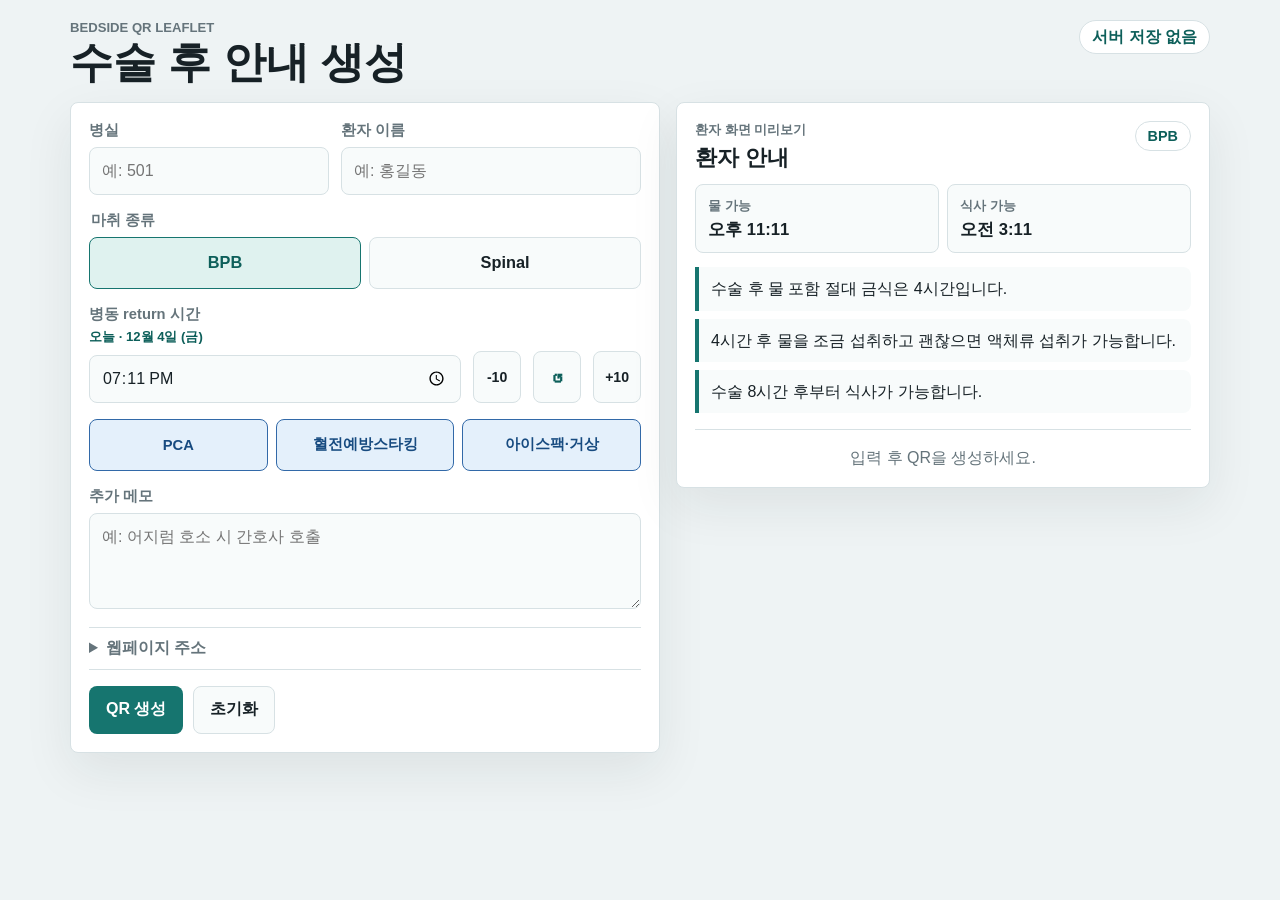
<file: index.html>
<!doctype html>
<html lang="ko">
  <head>
    <meta charset="utf-8" />
    <meta name="viewport" content="width=device-width, initial-scale=1" />
    <title>수술 후 안내 QR</title>
    <link rel="stylesheet" href="./styles.css?v=6" />
  </head>
  <body>
    <main class="app-shell">
      <section id="nurseView" class="screen" aria-labelledby="nurseTitle">
        <header class="topbar">
          <div>
            <p class="eyebrow">Bedside QR leaflet</p>
            <h1 id="nurseTitle">수술 후 안내 생성</h1>
          </div>
          <span class="mode-pill">서버 저장 없음</span>
        </header>

        <form id="leafletForm" class="nurse-grid" autocomplete="off">
          <section class="panel input-panel" aria-label="환자 안내 입력">
            <div class="field-row two">
              <label>
                <span>병실</span>
                <input id="roomInput" name="room" type="text" inputmode="text" placeholder="예: 501" maxlength="12" />
              </label>
              <label>
                <span>환자 이름</span>
                <input id="nameInput" name="patientName" type="text" placeholder="예: 홍길동" maxlength="16" />
              </label>
            </div>

            <fieldset class="field-set">
              <legend>마취 종류</legend>
              <div class="segmented" role="radiogroup" aria-label="마취 종류 선택">
                <label>
                  <input type="radio" name="anesthesia" value="bpb" checked />
                  <span>BPB</span>
                </label>
                <label>
                  <input type="radio" name="anesthesia" value="spinal" />
                  <span>Spinal</span>
                </label>
              </div>
            </fieldset>

            <div class="field-row time-row">
              <label>
                <span>병동 return 시간</span>
                <strong id="returnDateLabel" class="return-date-label"></strong>
                <input id="returnInput" name="returnTime" type="time" step="300" required />
              </label>
              <button class="time-step-button" type="button" data-time-adjust="-10" aria-label="10분 앞추기">-10</button>
              <button id="nowButton" class="icon-button" type="button" title="현재 시간 입력" aria-label="현재 시간 입력">
                <span aria-hidden="true">↺</span>
              </button>
              <button class="time-step-button" type="button" data-time-adjust="10" aria-label="10분 늦추기">+10</button>
            </div>

            <section class="option-band" aria-label="포함할 안내">
              <label class="check-option">
                <input id="pcaInput" type="checkbox" checked />
                <span>PCA</span>
              </label>
              <label class="check-option">
                <input id="stockingInput" type="checkbox" checked />
                <span>혈전예방스타킹</span>
              </label>
              <label class="check-option">
                <input id="iceInput" type="checkbox" checked />
                <span>아이스팩·거상</span>
              </label>
            </section>

            <label class="memo-field">
              <span>추가 메모</span>
              <textarea id="memoInput" rows="3" maxlength="80" placeholder="예: 어지럼 호소 시 간호사 호출"></textarea>
            </label>

            <details class="settings-box">
              <summary>웹페이지 주소</summary>
              <label>
                <span>QR에 들어갈 기본 주소</span>
                <input id="baseUrlInput" type="url" />
              </label>
            </details>

            <div class="action-row">
              <button id="generateButton" class="primary-button" type="submit">QR 생성</button>
              <button id="resetButton" class="secondary-button" type="button">초기화</button>
            </div>
          </section>

          <aside class="panel preview-panel" aria-label="안내 미리보기">
            <div class="preview-head">
              <div>
                <p class="eyebrow">환자 화면 미리보기</p>
                <h2 id="previewName">환자 안내</h2>
              </div>
              <span id="previewAnesthesia" class="small-pill">BPB</span>
            </div>

            <div id="previewTimeSummary" class="time-summary">
              <div>
                <span>물 가능</span>
                <strong id="previewWater">-</strong>
              </div>
              <div>
                <span>식사 가능</span>
                <strong id="previewMeal">-</strong>
              </div>
              <div id="previewRaisePanel" class="is-hidden">
                <span>상체 거상 가능</span>
                <strong id="previewRaise">-</strong>
              </div>
            </div>

            <ul id="previewBullets" class="preview-list"></ul>

            <div id="qrResult" class="qr-result is-empty">
              <div class="qr-box">
                <canvas id="qrCanvas" width="300" height="300" aria-label="환자 안내 QR code"></canvas>
              </div>
              <p id="qrStatus">입력 후 QR을 생성하세요.</p>
              <a id="patientLink" href="#" target="_blank" rel="noopener">환자용 페이지 열기</a>
              <div class="qr-actions">
                <button id="copyLinkButton" class="secondary-button" type="button">링크 복사</button>
                <button id="downloadQrButton" class="secondary-button" type="button">QR 저장</button>
              </div>
            </div>
          </aside>
        </form>

        <section id="nurseChecklistSection" class="panel nurse-checklist is-hidden" aria-labelledby="nurseChecklistTitle">
          <header class="checklist-header">
            <div>
              <p class="eyebrow">Postoperative nursing checklist</p>
              <h2 id="nurseChecklistTitle">수술 후 간호사용 기록</h2>
            </div>
            <span id="checklistAnesthesia" class="small-pill">BPB</span>
          </header>

          <form id="nurseChecklistForm" autocomplete="off">
            <div class="checklist-patient">
              <div><span>병실</span><strong id="checklistRoom">-</strong></div>
              <div><span>환자 이름</span><strong id="checklistName">-</strong></div>
              <div><span>병동 도착</span><strong id="checklistReturnTime">-</strong></div>
            </div>

            <fieldset class="checklist-group">
              <legend>V/S &amp; BST</legend>
              <div class="vital-grid">
                <label><span>SBP</span><input id="vsSbp" type="number" inputmode="numeric" min="0" max="300" placeholder="mmHg" /></label>
                <label><span>DBP</span><input id="vsDbp" type="number" inputmode="numeric" min="0" max="200" placeholder="mmHg" /></label>
                <label><span>PR</span><input id="vsPulse" type="number" inputmode="numeric" min="0" max="250" placeholder="/min" /></label>
                <label><span>RR</span><input id="vsRespiration" type="number" inputmode="numeric" min="0" max="100" placeholder="/min" /></label>
                <label><span>BT</span><input id="vsTemperature" type="number" inputmode="decimal" min="30" max="45" step="0.1" placeholder="°C" /></label>
                <label><span>SpO₂</span><input id="vsSpo2" type="number" inputmode="numeric" min="0" max="100" placeholder="%" /></label>
                <label class="bst-field"><span>BST <small>당뇨 환자</small></span><input id="bstValue" type="number" inputmode="numeric" min="0" max="1000" placeholder="mg/dL" /></label>
              </div>
            </fieldset>

            <fieldset class="checklist-group">
              <legend>처치 확인</legend>
              <div class="nursing-check-grid">
                <label class="nursing-check"><input id="nurseCms" type="checkbox" /><span>CMS</span></label>
                <label class="nursing-check"><input id="nurseIvFluid" type="checkbox" /><span>수액 연결</span></label>
                <label class="nursing-check"><input id="nurseYesetron" type="checkbox" /><span>유세트론 1@ IVS</span></label>
                <label class="nursing-check"><input id="nursePca" type="checkbox" /><span>PCA</span></label>
                <label class="nursing-check"><input id="nurseArmSling" type="checkbox" /><span>Arm sling</span></label>
                <label class="nursing-check"><input id="nurseWarmer" type="checkbox" /><span>Warmer</span></label>
                <label class="nursing-check"><input id="nurseStocking" type="checkbox" /><span>Stocking</span></label>
                <label class="nursing-check"><input id="nurseDvt" type="checkbox" /><span>DVT</span></label>
              </div>

              <label class="wide-text-field"><span>Splint</span><input id="splintText" type="text" maxlength="50" placeholder="예: Short arm splint" /></label>

              <div class="device-row">
                <div class="device-checks">
                  <label class="nursing-check"><input id="nurseHvac" type="checkbox" /><span>H/vac</span></label>
                  <label class="nursing-check"><input id="nurseJp" type="checkbox" /><span>J-P</span></label>
                </div>
                <label class="nursing-check open-check"><input id="nurseDrainOpen" type="checkbox" /><span>Open 확인</span></label>
              </div>

              <div class="device-row">
                <label class="nursing-check"><input id="nurseFoley" type="checkbox" /><span>Foley catheter</span></label>
                <label class="nursing-check open-check"><input id="nurseFoleyOpen" type="checkbox" /><span>Open 확인</span></label>
              </div>
            </fieldset>

            <fieldset class="checklist-group">
              <legend>보호자</legend>
              <div class="segmented guardian-choice" role="radiogroup" aria-label="보호자 유무">
                <label><input type="radio" name="guardian" value="yes" /><span>유</span></label>
                <label><input type="radio" name="guardian" value="no" /><span>무</span></label>
              </div>
            </fieldset>

            <fieldset class="checklist-group">
              <legend>안내 및 확인</legend>
              <div class="education-checks">
                <label class="nursing-check"><input id="educationPostop" type="checkbox" /><span>금식 및 수술 후 설명</span></label>
                <label class="nursing-check"><input id="educationPt" type="checkbox" /><span>다음날 물리치료 안내</span></label>
                <label class="nursing-check"><input id="educationElevation" type="checkbox" /><span>수술 부위 심장보다 높게 올려놓기</span></label>
                <label class="nursing-check"><input id="educationIce" type="checkbox" /><span>Ice pack 올려놓기</span></label>
              </div>
            </fieldset>

            <fieldset class="checklist-group dinner-group">
              <legend>저녁 식사</legend>
              <label class="nursing-check dinner-request"><input id="dinnerRequested" type="checkbox" /><span>저녁 식사 신청</span></label>
              <div class="dinner-options">
                <label class="nursing-check"><input type="radio" name="dinnerType" value="regular" /><span>일반식</span></label>
                <label class="nursing-check"><input type="radio" name="dinnerType" value="porridge" /><span>죽</span></label>
                <label class="nursing-check"><input id="guardianMeal" type="checkbox" /><span>보호자식</span></label>
              </div>
            </fieldset>

            <label class="checklist-memo"><span>메모</span><textarea id="nurseMemo" rows="4" maxlength="500" placeholder="추가 확인이나 인계할 내용"></textarea></label>

            <div class="checklist-actions">
              <button id="saveChecklistImageButton" class="primary-button" type="button">이미지 저장</button>
              <button id="shareChecklistImageButton" class="secondary-button" type="button">간호사에게 공유</button>
              <button id="copyChecklistButton" class="secondary-button" type="button">기록 내용 복사</button>
              <button id="clearChecklistButton" class="secondary-button" type="button">기록지 비우기</button>
            </div>
          </form>
        </section>
      </section>

      <section id="patientView" class="screen patient-screen is-hidden" data-font-size="large" aria-labelledby="patientTitle">
        <header class="patient-header">
          <div>
            <p id="patientRoom" class="eyebrow">수술 후 안내</p>
            <h1 id="patientTitle">환자 안내</h1>
          </div>
          <span id="patientAnesthesia" class="mode-pill">BPB</span>
        </header>

        <section class="patient-font-toolbar" aria-label="글자 크기">
          <span>글자 크기</span>
          <div class="font-size-segmented" role="group" aria-label="글자 크기 선택">
            <button type="button" data-patient-font-size="normal" aria-label="보통 글자" aria-pressed="false"><span aria-hidden="true">가</span></button>
            <button type="button" data-patient-font-size="large" aria-label="큰 글자" aria-pressed="true"><span aria-hidden="true">가</span></button>
            <button type="button" data-patient-font-size="xlarge" aria-label="아주 큰 글자" aria-pressed="false"><span aria-hidden="true">가</span></button>
          </div>
        </section>

        <section id="statusPanel" class="status-panel" aria-live="polite">
          <span id="statusLabel">상태 확인 중</span>
          <strong id="statusText">-</strong>
          <p id="returnText">병동 도착 시간이 입력되지 않았습니다.</p>
        </section>

        <section class="timeline" aria-label="시간표">
          <article>
            <span>병동 도착</span>
            <strong id="returnAt">-</strong>
          </article>
          <article>
            <span>물 소량 가능</span>
            <strong id="waterAt">-</strong>
          </article>
          <article>
            <span>식사 가능</span>
            <strong id="mealAt">-</strong>
          </article>
          <article id="raiseTimelineItem" class="is-hidden">
            <span>상체 거상 가능</span>
            <strong id="raiseAt">-</strong>
          </article>
        </section>

        <section id="careGuide" class="guide-list" aria-label="수술 후 안내"></section>

        <section id="faqGuide" class="faq-list" aria-label="자주 묻는 질문"></section>

        <section id="memoPanel" class="memo-panel is-hidden" aria-label="추가 메모">
          <h2>추가 메모</h2>
          <p id="memoText"></p>
        </section>

        <footer class="patient-actions">
          <button id="saveImageButton" class="primary-button" type="button">이미지로 저장</button>
          <button id="shareLeafletButton" class="secondary-button" type="button">보호자에게 공유</button>
        </footer>

        <p class="safety-note">담당의와 병동 간호사의 설명이 우선입니다. 통증, 어지럼, 호흡곤란, 심한 두통, 피부 발적이나 가려움이 있으면 바로 간호사에게 알려주세요.</p>
      </section>
    </main>

    <div id="toast" class="toast" role="status" aria-live="polite"></div>
    <script src="./qrcode.js?v=2.0.4"></script>
    <script src="./app.js?v=8"></script>
  </body>
</html>
</file>
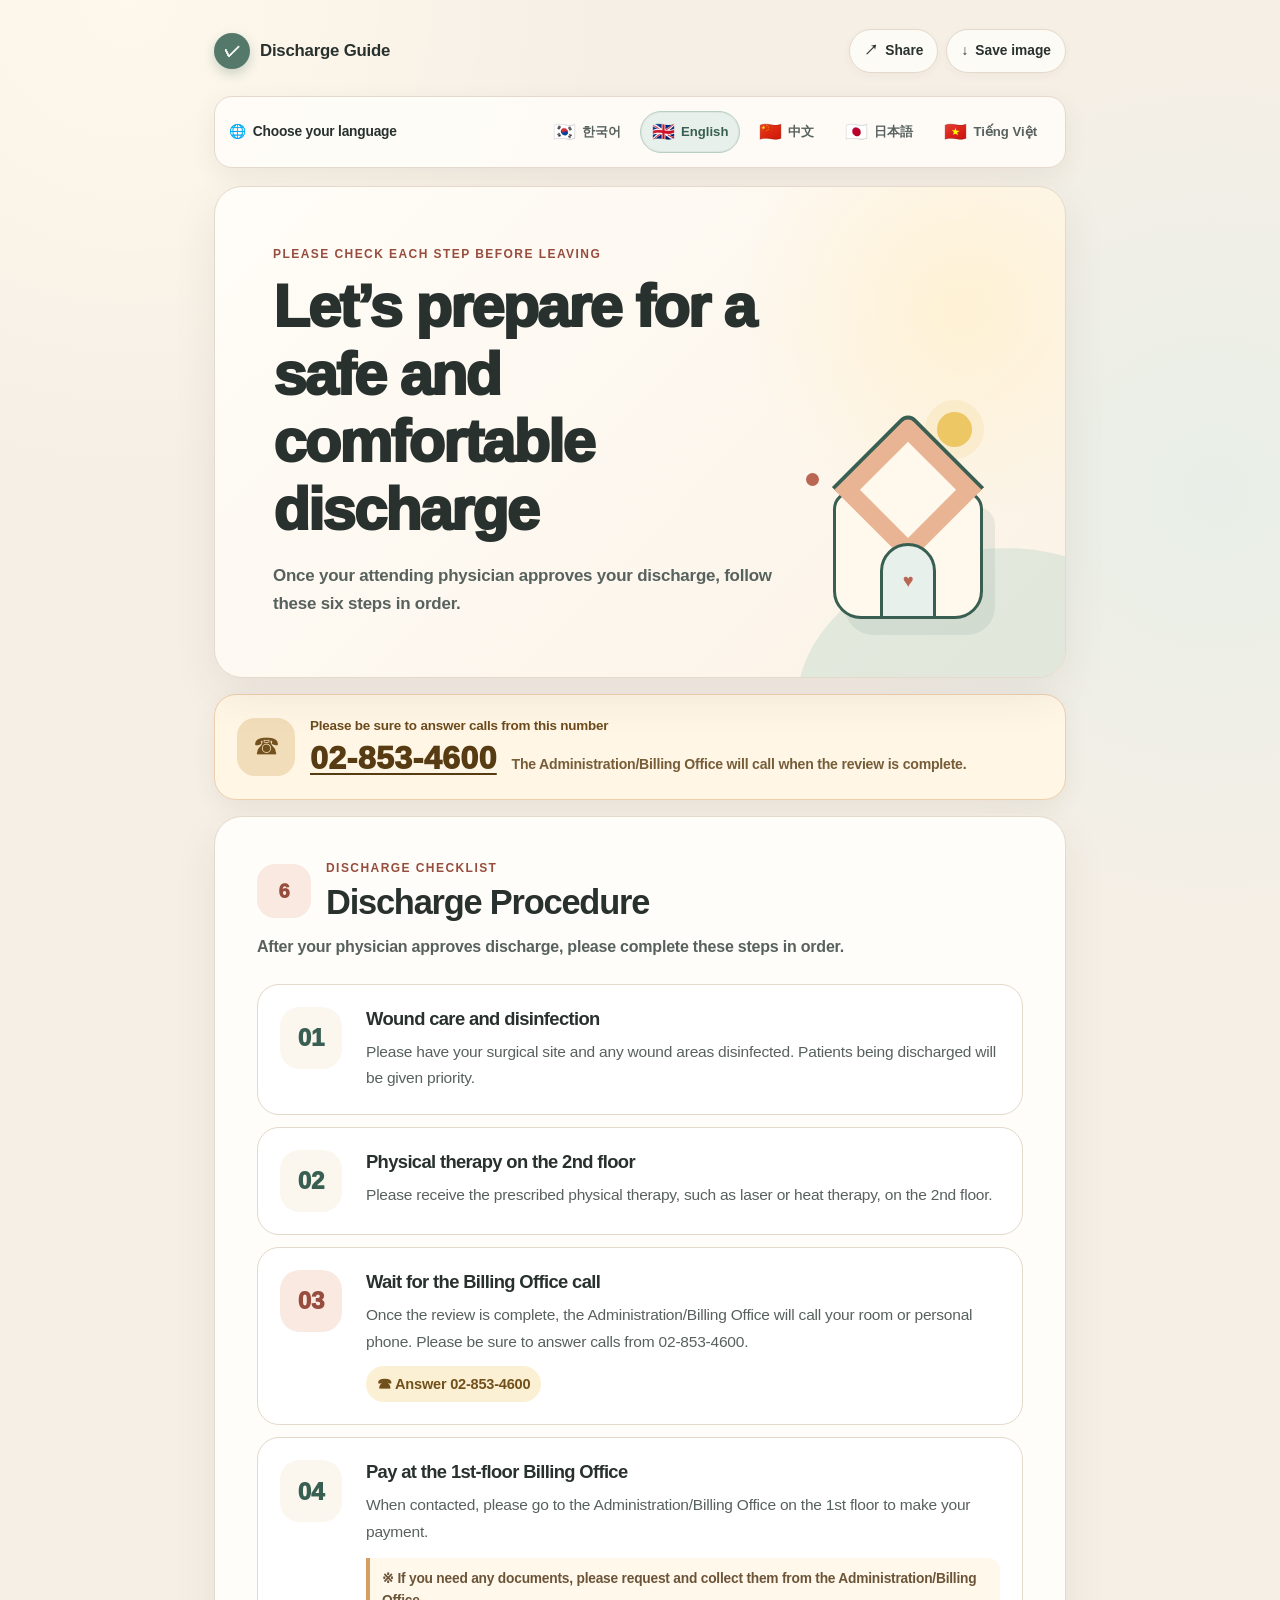
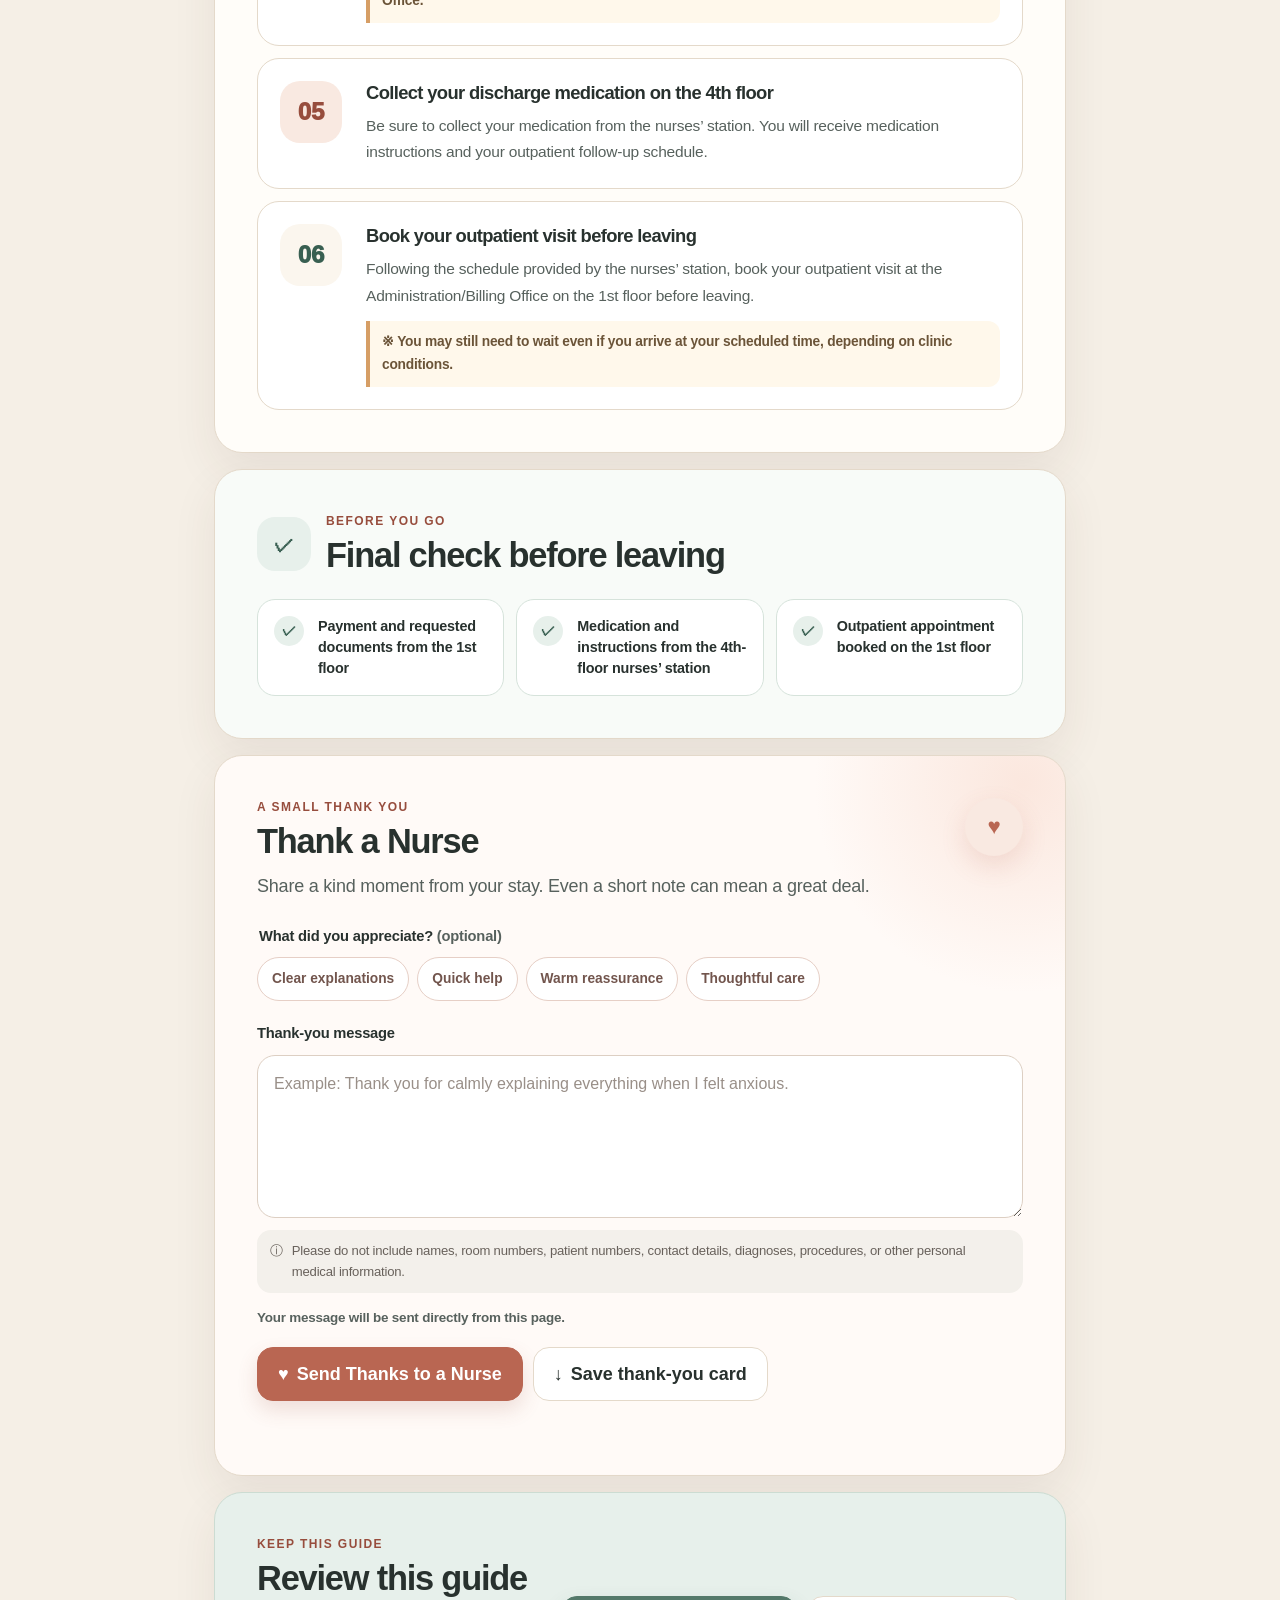
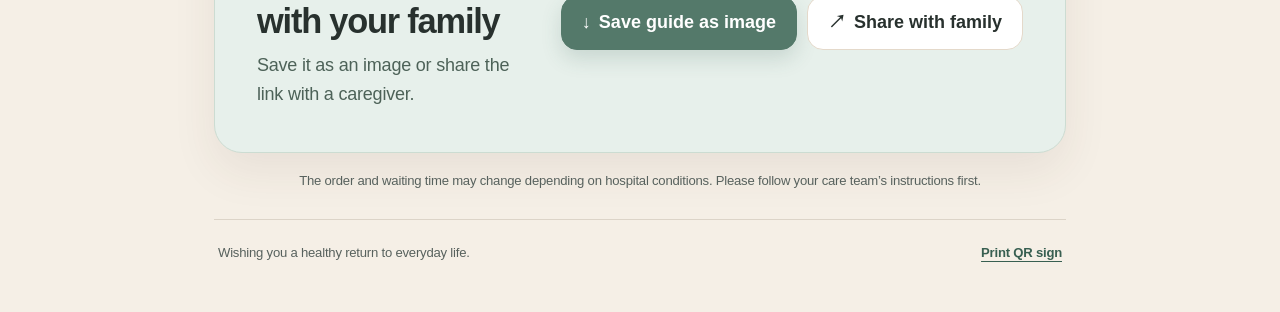
<file: discharge/index.html>
<!doctype html>
<html lang="ko">
  <head>
    <meta charset="utf-8" />
    <meta name="viewport" content="width=device-width, initial-scale=1" />
    <meta name="theme-color" content="#f7f0e6" />
    <meta name="description" content="퇴원 절차를 큰 글씨와 여러 언어로 확인하고 이미지로 저장하거나 가족에게 공유할 수 있는 안내문입니다." />
    <meta property="og:type" content="website" />
    <meta property="og:title" content="퇴원 절차 안내" />
    <meta property="og:description" content="안전하고 편안한 퇴원을 함께 준비할게요. 6단계 퇴원 절차를 여러 언어로 확인하세요." />
    <meta property="og:url" content="https://94bavinck-arch.github.io/Perioperative_Care/discharge/" />
    <meta property="og:image" content="https://94bavinck-arch.github.io/Perioperative_Care/discharge/og.png" />
    <meta property="og:image:width" content="1734" />
    <meta property="og:image:height" content="907" />
    <meta property="og:image:alt" content="퇴원 절차 안내 — 안전하고 편안한 퇴원을 함께 준비할게요" />
    <meta name="twitter:card" content="summary_large_image" />
    <title>퇴원 절차 안내</title>
    <link rel="stylesheet" href="./styles.css?v=1" />
  </head>
  <body>
    <a id="skipLink" class="skip-link" href="#dischargeSteps">본문으로 바로가기</a>

    <main id="guideView" class="page-shell">
      <header class="site-header" aria-label="퇴원 안내 상단">
        <a class="brand-mark" href="./" aria-label="퇴원 절차 안내 홈">
          <span class="brand-icon" aria-hidden="true">✓</span>
          <span id="brandText">퇴원 안내</span>
        </a>
        <div class="header-actions">
          <button id="headerShareButton" class="icon-action" type="button">
            <span aria-hidden="true">↗</span>
            <span id="headerShareLabel">공유</span>
          </button>
          <button id="headerSaveButton" class="icon-action" type="button">
            <span aria-hidden="true">↓</span>
            <span id="headerSaveLabel">이미지 저장</span>
          </button>
        </div>
      </header>

      <nav class="language-panel" aria-labelledby="languageTitle">
        <div class="language-heading">
          <span aria-hidden="true">🌐</span>
          <strong id="languageTitle">언어를 선택하세요</strong>
        </div>
        <div id="languageButtons" class="language-buttons" role="radiogroup" aria-label="언어 선택"></div>
      </nav>

      <section class="hero-card" aria-labelledby="pageTitle">
        <div class="hero-copy">
          <p id="eyebrow" class="eyebrow">퇴원 전, 순서대로 확인해주세요</p>
          <h1 id="pageTitle">안전하고 편안한 퇴원을<br class="wide-only" /> 함께 준비할게요</h1>
          <p id="heroIntro" class="hero-intro">주치의가 퇴원을 허락하면 아래 6단계를 순서대로 진행합니다.</p>
        </div>
        <div class="hero-art" aria-hidden="true">
          <span class="sun-dot one"></span>
          <span class="sun-dot two"></span>
          <div class="home-shape">
            <span class="home-roof"></span>
            <span class="home-door">♥</span>
          </div>
        </div>
      </section>

      <section class="phone-alert" aria-labelledby="phoneTitle">
        <span class="phone-symbol" aria-hidden="true">☎</span>
        <div>
          <p id="phoneTitle">이 번호로 오는 전화를 꼭 받아주세요</p>
          <a href="tel:028534600" aria-label="02-853-4600 전화하기">02-853-4600</a>
          <span id="phoneHelp">심사가 끝나면 원무과에서 연락드립니다.</span>
        </div>
      </section>

      <section class="guide-section" aria-labelledby="procedureTitle">
        <div class="section-heading">
          <span class="section-icon" aria-hidden="true">6</span>
          <div>
            <p id="procedureKicker" class="section-kicker">DISCHARGE CHECKLIST</p>
            <h2 id="procedureTitle">퇴원 절차</h2>
          </div>
        </div>
        <p id="procedureLead" class="section-lead">주치의 퇴원 허락 후 다음 순서대로 진행해주세요.</p>
        <div id="dischargeSteps" class="step-list" tabindex="-1"></div>
      </section>

      <section class="final-check" aria-labelledby="finalCheckTitle">
        <div class="section-heading compact">
          <span class="section-icon sage" aria-hidden="true">✓</span>
          <div>
            <p id="finalKicker" class="section-kicker">BEFORE YOU GO</p>
            <h2 id="finalCheckTitle">퇴원 전 마지막 확인</h2>
          </div>
        </div>
        <div id="finalCheckItems" class="check-grid"></div>
      </section>

      <section class="feedback-card" aria-labelledby="feedbackTitle">
        <div class="feedback-intro">
          <div>
            <p id="feedbackKicker" class="section-kicker">A SMALL THANK YOU</p>
            <h2 id="feedbackTitle">간호사에게 감사인사 전하기</h2>
            <p id="feedbackLead">입원 중 따뜻했던 순간을 남겨주세요. 짧은 한마디도 큰 힘이 됩니다.</p>
          </div>
          <span class="heart-badge" aria-hidden="true">♥</span>
        </div>

        <form id="feedbackForm" novalidate>
          <fieldset class="tag-fieldset">
            <legend id="tagLegend">어떤 점이 고마웠나요? <span>(선택)</span></legend>
            <div id="feedbackTags" class="feedback-tags"></div>
          </fieldset>
          <label class="message-field" for="feedbackMessage">
            <span id="messageLabel">감사 메시지</span>
            <textarea id="feedbackMessage" name="message" rows="5" maxlength="500" placeholder="예: 불안할 때 차분하게 설명해주셔서 감사했습니다." required></textarea>
          </label>
          <div class="privacy-note">
            <span aria-hidden="true">ⓘ</span>
            <p id="privacyText">이름, 병실, 환자번호, 연락처, 진단명·수술명 등 개인정보나 진료정보는 적지 마세요.</p>
          </div>
          <p id="feedbackModeNote" class="feedback-mode-note"></p>
          <div class="feedback-actions">
            <button id="sendThanksButton" class="primary-button" type="submit">
              <span aria-hidden="true">♥</span>
              <span id="sendThanksLabel">간호사에게 감사인사 전하기</span>
            </button>
            <button id="saveThanksButton" class="secondary-button" type="button">
              <span aria-hidden="true">↓</span>
              <span id="saveThanksLabel">감사카드 이미지 저장</span>
            </button>
          </div>
          <p id="feedbackStatus" class="form-status" role="status" aria-live="polite"></p>
        </form>
      </section>

      <section class="action-card" aria-labelledby="keepTitle">
        <div>
          <p id="keepKicker" class="section-kicker">KEEP THIS GUIDE</p>
          <h2 id="keepTitle">안내문을 가족과 함께 확인하세요</h2>
          <p id="keepLead">이미지로 보관하거나 보호자에게 링크를 보낼 수 있습니다.</p>
        </div>
        <div class="large-actions">
          <button id="saveGuideButton" class="primary-button" type="button">
            <span aria-hidden="true">↓</span>
            <span id="saveGuideLabel">안내문 이미지 저장</span>
          </button>
          <button id="shareGuideButton" class="secondary-button" type="button">
            <span aria-hidden="true">↗</span>
            <span id="shareGuideLabel">보호자에게 공유</span>
          </button>
        </div>
      </section>

      <p id="carePriority" class="care-priority">병원 상황에 따라 순서나 대기시간이 달라질 수 있으며, 담당 의료진의 설명이 우선입니다.</p>

      <footer class="site-footer">
        <span id="footerText">건강한 일상으로 돌아가는 길을 응원합니다.</span>
        <a id="posterLink" href="?poster=1">QR 안내문 인쇄</a>
      </footer>
    </main>

    <main id="posterView" class="poster-shell is-hidden" aria-labelledby="posterTitle">
      <section id="posterPaper" class="poster-paper">
        <p id="posterKicker" class="poster-kicker">DISCHARGE GUIDE</p>
        <h1 id="posterTitle">퇴원 절차,<br />휴대폰으로 편하게 확인하세요</h1>
        <p id="posterLead">카메라로 QR 코드를 비추고 화면에 뜨는 링크를 눌러주세요.</p>
        <div class="poster-qr-frame">
          <canvas id="posterQrCanvas" width="480" height="480" aria-label="퇴원 안내 QR code"></canvas>
        </div>
        <div id="posterSteps" class="poster-steps"></div>
        <p id="posterLanguages" class="poster-languages">🇰🇷 한국어 · 🇬🇧 English · 🇨🇳 中文 · 🇯🇵 日本語 · 🇻🇳 Tiếng Việt</p>
        <p id="posterPhone" class="poster-phone">원무과 연락 02-853-4600</p>
      </section>
      <div class="poster-actions">
        <button id="printPosterButton" class="primary-button" type="button">인쇄하기</button>
        <button id="downloadQrButton" class="secondary-button" type="button">QR 이미지 저장</button>
        <a id="backToGuideLink" class="text-link" href="./">안내문으로 돌아가기</a>
      </div>
    </main>

    <div id="toast" class="toast" role="status" aria-live="polite"></div>

    <noscript>
      <div class="noscript-box">이 안내문을 보려면 브라우저에서 JavaScript를 허용해주세요. 원무과 연락: 02-853-4600</div>
    </noscript>

    <script src="./config.js?v=1"></script>
    <script src="../qrcode.js?v=2.0.4"></script>
    <script src="./app.js?v=1"></script>
  </body>
</html>
</file>
<file: styles.css>
:root {
  --bg: #eef3f4;
  --surface: #ffffff;
  --surface-strong: #f8fbfb;
  --ink: #172126;
  --muted: #65747b;
  --line: #d7e1e4;
  --primary: #16756f;
  --primary-strong: #0d5f5a;
  --primary-soft: #dff2ef;
  --blue: #3269a8;
  --amber: #a75f14;
  --amber-soft: #fff0d9;
  --danger: #b23939;
  --shadow: 0 18px 50px rgba(23, 33, 38, 0.08);
}

* {
  box-sizing: border-box;
}

body {
  margin: 0;
  min-height: 100vh;
  background: var(--bg);
  color: var(--ink);
  font-family: -apple-system, BlinkMacSystemFont, "Segoe UI", sans-serif;
  letter-spacing: 0;
}

button,
input,
textarea {
  font: inherit;
}

button {
  cursor: pointer;
}

.app-shell {
  width: min(1180px, 100%);
  margin: 0 auto;
  padding: 20px;
}

.screen {
  display: block;
}

.is-hidden {
  display: none !important;
}

.topbar,
.patient-header {
  display: flex;
  align-items: flex-start;
  justify-content: space-between;
  gap: 16px;
  margin-bottom: 16px;
}

.eyebrow {
  margin: 0 0 4px;
  color: var(--muted);
  font-size: 0.82rem;
  font-weight: 700;
  text-transform: uppercase;
}

h1,
h2,
h3,
p {
  margin-top: 0;
}

h1 {
  margin-bottom: 0;
  font-size: clamp(1.8rem, 4.5vw, 2.7rem);
  line-height: 1.08;
}

h2 {
  margin-bottom: 12px;
  font-size: 1.15rem;
}

.mode-pill,
.small-pill {
  display: inline-flex;
  align-items: center;
  min-height: 34px;
  padding: 0 12px;
  border: 1px solid var(--line);
  border-radius: 999px;
  background: var(--surface);
  color: var(--primary-strong);
  font-weight: 800;
  white-space: nowrap;
}

.small-pill {
  min-height: 30px;
  font-size: 0.9rem;
}

.nurse-grid {
  display: grid;
  grid-template-columns: minmax(0, 1.05fr) minmax(340px, 0.95fr);
  gap: 16px;
  align-items: start;
}

.panel {
  background: var(--surface);
  border: 1px solid var(--line);
  border-radius: 8px;
  box-shadow: var(--shadow);
}

.input-panel,
.preview-panel {
  padding: 18px;
}

.field-row {
  display: grid;
  gap: 12px;
  margin-bottom: 16px;
}

.field-row.two {
  grid-template-columns: 1fr 1.25fr;
}

.time-row {
  grid-template-columns: minmax(0, 1fr) repeat(3, 48px);
  align-items: end;
}

.return-date-label {
  display: block;
  min-height: 20px;
  margin: -3px 0 7px;
  color: var(--primary-strong);
  font-size: 0.82rem;
}

label span,
legend {
  display: block;
  margin-bottom: 7px;
  color: var(--muted);
  font-size: 0.92rem;
  font-weight: 800;
}

input,
textarea {
  width: 100%;
  min-height: 48px;
  border: 1px solid var(--line);
  border-radius: 8px;
  background: var(--surface-strong);
  color: var(--ink);
  padding: 11px 12px;
  outline: none;
}

textarea {
  resize: vertical;
  line-height: 1.5;
}

input:focus,
textarea:focus {
  border-color: var(--primary);
  box-shadow: 0 0 0 3px rgba(22, 117, 111, 0.16);
}

.field-set {
  margin: 0 0 16px;
  padding: 0;
  border: 0;
}

.segmented {
  display: grid;
  grid-template-columns: 1fr 1fr;
  gap: 8px;
}

.segmented label {
  position: relative;
  display: block;
}

.segmented input {
  position: absolute;
  opacity: 0;
  pointer-events: none;
}

.segmented span {
  display: grid;
  place-items: center;
  min-height: 52px;
  margin: 0;
  border: 1px solid var(--line);
  border-radius: 8px;
  background: var(--surface-strong);
  color: var(--ink);
  font-size: 1.02rem;
  font-weight: 900;
}

.segmented input:checked + span {
  border-color: var(--primary);
  background: var(--primary-soft);
  color: var(--primary-strong);
}

.icon-button {
  display: grid;
  place-items: center;
  width: 52px;
  height: 52px;
  border: 1px solid var(--line);
  border-radius: 8px;
  background: var(--surface-strong);
  color: var(--primary-strong);
  font-size: 1.35rem;
  font-weight: 900;
}

.time-step-button {
  width: 48px;
  height: 52px;
  padding: 0;
  border: 1px solid var(--line);
  border-radius: 8px;
  background: var(--surface-strong);
  color: var(--ink);
  font-size: 0.88rem;
  font-weight: 900;
}

.time-row .icon-button {
  width: 48px;
}

.time-step-button:active,
.icon-button:active {
  border-color: var(--primary);
  background: var(--primary-soft);
}

.option-band {
  display: grid;
  grid-template-columns: repeat(3, 1fr);
  gap: 8px;
  margin-bottom: 16px;
}

.check-option {
  min-width: 0;
  position: relative;
  display: block;
}

.check-option input {
  position: absolute;
  left: 0;
  top: 0;
  width: 1px;
  min-height: 0;
  height: 1px;
  margin: 0;
  opacity: 0;
  pointer-events: none;
}

.check-option span {
  display: flex;
  align-items: center;
  justify-content: center;
  min-height: 52px;
  margin: 0;
  padding: 8px;
  border: 1px solid var(--line);
  border-radius: 8px;
  background: var(--surface-strong);
  color: var(--ink);
  text-align: center;
  font-size: 0.92rem;
  font-weight: 850;
}

.check-option input:checked + span {
  border-color: var(--blue);
  background: #e4f0fb;
  color: #174b80;
}

.memo-field {
  display: block;
  margin-bottom: 14px;
}

.settings-box {
  margin-bottom: 16px;
  border-top: 1px solid var(--line);
  border-bottom: 1px solid var(--line);
  padding: 10px 0;
}

.settings-box summary {
  color: var(--muted);
  font-weight: 850;
  cursor: pointer;
}

.settings-box label {
  display: block;
  margin-top: 12px;
}

.action-row,
.qr-actions,
.patient-actions {
  display: flex;
  gap: 10px;
  flex-wrap: wrap;
}

.primary-button,
.secondary-button {
  min-height: 48px;
  border-radius: 8px;
  padding: 0 16px;
  border: 1px solid transparent;
  font-weight: 900;
}

.primary-button {
  background: var(--primary);
  color: #fff;
}

.primary-button:hover {
  background: var(--primary-strong);
}

.secondary-button {
  background: var(--surface-strong);
  border-color: var(--line);
  color: var(--ink);
}

.preview-head {
  display: flex;
  align-items: flex-start;
  justify-content: space-between;
  gap: 12px;
  margin-bottom: 12px;
}

.preview-head h2 {
  margin-bottom: 0;
  font-size: 1.35rem;
}

.time-summary,
.timeline {
  display: grid;
  grid-template-columns: repeat(3, 1fr);
  gap: 8px;
}

.time-summary {
  grid-template-columns: repeat(2, 1fr);
  margin-bottom: 14px;
}

.time-summary.has-raise {
  grid-template-columns: repeat(3, 1fr);
}

.timeline.has-raise {
  grid-template-columns: repeat(4, 1fr);
}

.time-summary div,
.timeline article {
  min-width: 0;
  border: 1px solid var(--line);
  border-radius: 8px;
  background: var(--surface-strong);
  padding: 12px;
}

.time-summary span,
.timeline span {
  display: block;
  margin-bottom: 5px;
  color: var(--muted);
  font-size: 0.82rem;
  font-weight: 800;
}

.time-summary strong,
.timeline strong {
  display: block;
  font-size: 1.04rem;
  line-height: 1.25;
}

.preview-list {
  display: grid;
  gap: 8px;
  margin: 0 0 16px;
  padding: 0;
  list-style: none;
}

.preview-list li {
  border-left: 4px solid var(--primary);
  background: var(--surface-strong);
  padding: 10px 12px;
  border-radius: 0 8px 8px 0;
  line-height: 1.45;
}

.qr-result {
  display: grid;
  gap: 10px;
  justify-items: center;
  border-top: 1px solid var(--line);
  padding-top: 16px;
}

.qr-result.is-empty .qr-box,
.qr-result.is-empty a,
.qr-result.is-empty .qr-actions {
  display: none;
}

.qr-box {
  display: grid;
  place-items: center;
  width: min(326px, 100%);
  aspect-ratio: 1;
  border: 1px solid var(--line);
  border-radius: 8px;
  background: #fff;
  padding: 12px;
}

#qrCanvas {
  width: min(300px, 100%);
  height: auto;
  aspect-ratio: 1;
  image-rendering: pixelated;
}

#qrStatus {
  margin: 0;
  color: var(--muted);
  text-align: center;
  line-height: 1.45;
}

#patientLink {
  color: var(--primary-strong);
  font-weight: 900;
  word-break: break-all;
}

.nurse-checklist {
  margin-top: 16px;
  padding: 20px;
}

.checklist-header {
  display: flex;
  align-items: flex-start;
  justify-content: space-between;
  gap: 16px;
  margin-bottom: 14px;
}

.checklist-header h2 {
  margin-bottom: 0;
  font-size: 1.45rem;
}

.checklist-patient {
  display: grid;
  grid-template-columns: 0.8fr 1.15fr 1.15fr;
  margin-bottom: 4px;
  border-top: 1px solid var(--line);
  border-bottom: 1px solid var(--line);
  background: var(--surface-strong);
}

.checklist-patient div {
  min-width: 0;
  padding: 14px;
  border-right: 1px solid var(--line);
}

.checklist-patient div:last-child {
  border-right: 0;
}

.checklist-patient span,
.checklist-patient strong {
  display: block;
}

.checklist-patient span {
  margin-bottom: 5px;
  color: var(--muted);
  font-size: 0.8rem;
  font-weight: 800;
}

.checklist-patient strong {
  overflow-wrap: anywhere;
  font-size: 1.1rem;
}

.checklist-group {
  margin: 0;
  padding: 18px 0;
  border: 0;
  border-bottom: 1px solid var(--line);
}

.checklist-group legend {
  width: 100%;
  margin-bottom: 10px;
  color: var(--ink);
  font-size: 1rem;
}

.vital-grid {
  display: grid;
  grid-template-columns: repeat(7, minmax(94px, 1fr));
  gap: 8px;
}

.vital-grid label {
  min-width: 0;
}

.vital-grid label span {
  margin-bottom: 5px;
  font-size: 0.8rem;
}

.vital-grid small {
  color: var(--muted);
  font-size: 0.72rem;
}

.vital-grid input {
  min-height: 46px;
  padding: 9px 10px;
}

.nursing-check-grid,
.education-checks,
.dinner-options {
  display: grid;
  grid-template-columns: repeat(4, minmax(0, 1fr));
  gap: 8px;
}

.education-checks {
  grid-template-columns: repeat(2, minmax(0, 1fr));
}

.dinner-options {
  grid-template-columns: repeat(3, minmax(0, 1fr));
  margin-top: 8px;
}

.nursing-check {
  display: flex;
  align-items: center;
  gap: 10px;
  min-width: 0;
  min-height: 50px;
  padding: 10px 12px;
  border: 1px solid var(--line);
  border-radius: 8px;
  background: var(--surface-strong);
  cursor: pointer;
}

.nursing-check input {
  flex: 0 0 22px;
  width: 22px;
  height: 22px;
  min-height: 22px;
  margin: 0;
  padding: 0;
  accent-color: var(--primary);
  box-shadow: none;
}

.nursing-check span {
  display: block;
  min-width: 0;
  margin: 0;
  color: var(--ink);
  font-size: 0.9rem;
  line-height: 1.35;
}

.nursing-check:has(input:checked) {
  border-color: var(--primary);
  background: var(--primary-soft);
}

.wide-text-field,
.checklist-memo {
  display: block;
  margin-top: 12px;
}

.wide-text-field input {
  max-width: 620px;
}

.device-row {
  display: grid;
  grid-template-columns: minmax(0, 1fr) minmax(160px, 0.45fr);
  gap: 8px;
  margin-top: 8px;
}

.device-checks {
  display: grid;
  grid-template-columns: repeat(2, minmax(0, 1fr));
  gap: 8px;
}

.open-check {
  border-style: dashed;
}

.guardian-choice {
  max-width: 360px;
}

.dinner-request {
  max-width: 360px;
}

.checklist-memo {
  padding-top: 18px;
}

.checklist-actions {
  display: flex;
  gap: 10px;
  flex-wrap: wrap;
  margin-top: 14px;
}

.patient-screen {
  --patient-body-size: 1.15rem;
  --patient-label-size: 1rem;
  --patient-value-size: 1.2rem;
  --patient-heading-size: 1.25rem;
  --patient-title-size: 2.15rem;
  --patient-status-size: 2.15rem;
  --patient-button-size: 1.05rem;
  width: min(780px, 100%);
  margin: 0 auto;
}

.patient-screen[data-font-size="normal"] {
  --patient-body-size: 1rem;
  --patient-label-size: 0.88rem;
  --patient-value-size: 1.04rem;
  --patient-heading-size: 1.08rem;
  --patient-title-size: 1.85rem;
  --patient-status-size: 1.75rem;
  --patient-button-size: 1rem;
}

.patient-screen[data-font-size="xlarge"] {
  --patient-body-size: 1.35rem;
  --patient-label-size: 1.13rem;
  --patient-value-size: 1.4rem;
  --patient-heading-size: 1.48rem;
  --patient-title-size: 2.5rem;
  --patient-status-size: 2.45rem;
  --patient-button-size: 1.15rem;
}

.patient-header {
  margin-bottom: 12px;
}

.patient-header > div {
  min-width: 0;
}

.patient-header h1 {
  overflow-wrap: anywhere;
  font-size: var(--patient-title-size);
  line-height: 1.15;
}

.patient-header .eyebrow,
.patient-header .mode-pill {
  font-size: var(--patient-label-size);
}

.patient-font-toolbar {
  position: sticky;
  top: 0;
  z-index: 4;
  display: flex;
  align-items: center;
  justify-content: space-between;
  gap: 12px;
  min-height: 64px;
  margin-bottom: 10px;
  padding: 7px 10px;
  border: 1px solid var(--line);
  border-radius: 8px;
  background: rgba(255, 255, 255, 0.96);
  backdrop-filter: blur(8px);
}

.patient-font-toolbar > span {
  margin: 0;
  color: var(--muted);
  font-size: 0.92rem;
  font-weight: 900;
}

.font-size-segmented {
  display: grid;
  grid-template-columns: repeat(3, 48px);
  gap: 4px;
}

.font-size-segmented button {
  display: grid;
  place-items: center;
  width: 48px;
  height: 48px;
  padding: 0;
  border: 1px solid var(--line);
  border-radius: 8px;
  background: var(--surface-strong);
  color: var(--ink);
  font-weight: 900;
}

.font-size-segmented button:nth-child(1) span {
  font-size: 0.92rem;
}

.font-size-segmented button:nth-child(2) span {
  font-size: 1.12rem;
}

.font-size-segmented button:nth-child(3) span {
  font-size: 1.32rem;
}

.font-size-segmented button[aria-pressed="true"] {
  border-color: var(--primary);
  background: var(--primary-soft);
  color: var(--primary-strong);
  box-shadow: inset 0 0 0 1px var(--primary);
}

.status-panel {
  border-radius: 8px;
  padding: 16px;
  background: var(--primary-soft);
  border: 1px solid #b8ddda;
  margin-bottom: 10px;
}

.status-panel.wait {
  background: var(--amber-soft);
  border-color: #f2d4a6;
}

.status-panel.ready {
  background: #e9f5e7;
  border-color: #c7dfc2;
}

.status-panel span {
  display: inline-flex;
  margin-bottom: 6px;
  color: var(--muted);
  font-weight: 850;
  font-size: var(--patient-label-size);
}

.status-panel strong {
  display: block;
  margin-bottom: 6px;
  font-size: var(--patient-status-size);
  line-height: 1.1;
}

.status-panel p {
  margin-bottom: 0;
  color: #314247;
  line-height: 1.5;
  font-size: var(--patient-body-size);
}

.timeline {
  margin-bottom: 14px;
}

.timeline span {
  font-size: var(--patient-label-size);
}

.timeline strong {
  overflow-wrap: anywhere;
  font-size: var(--patient-value-size);
}

.guide-list,
.faq-list {
  display: grid;
  gap: 10px;
  margin-bottom: 14px;
}

.guide-item,
.faq-list details,
.memo-panel {
  border: 1px solid var(--line);
  border-radius: 8px;
  background: var(--surface);
  padding: 14px;
}

.guide-item h2,
.memo-panel h2 {
  margin-bottom: 8px;
  font-size: var(--patient-heading-size);
}

.guide-item p,
.memo-panel p {
  margin-bottom: 0;
  color: #314247;
  line-height: 1.62;
  font-size: var(--patient-body-size);
}

.faq-list summary {
  font-weight: 900;
  cursor: pointer;
  font-size: var(--patient-heading-size);
  line-height: 1.45;
}

.faq-list p {
  margin: 10px 0 0;
  color: #314247;
  line-height: 1.62;
  font-size: var(--patient-body-size);
}

.memo-panel {
  background: #fff9ed;
  border-color: #f1d5a2;
}

.patient-actions {
  margin-top: 18px;
  padding: 0;
}

.patient-actions button {
  font-size: var(--patient-button-size);
}

.safety-note {
  margin: 14px 0 0;
  color: var(--muted);
  line-height: 1.55;
  font-size: var(--patient-label-size);
}

.toast {
  position: fixed;
  left: 50%;
  bottom: 18px;
  transform: translate(-50%, 120%);
  max-width: min(520px, calc(100% - 32px));
  border-radius: 8px;
  background: #152226;
  color: #fff;
  padding: 12px 14px;
  box-shadow: var(--shadow);
  opacity: 0;
  transition: transform 0.2s ease, opacity 0.2s ease;
  z-index: 10;
  text-align: center;
  font-weight: 800;
}

.toast.show {
  transform: translate(-50%, 0);
  opacity: 1;
}

@media (max-width: 820px) {
  .app-shell {
    padding: 14px;
  }

  .nurse-grid,
  .field-row.two,
  .time-summary,
  .time-summary.has-raise,
  .timeline,
  .timeline.has-raise {
    grid-template-columns: 1fr;
  }

  .option-band {
    grid-template-columns: 1fr;
  }

  .vital-grid {
    grid-template-columns: repeat(3, minmax(0, 1fr));
  }

  .bst-field {
    grid-column: span 2;
  }

  .nursing-check-grid,
  .education-checks {
    grid-template-columns: repeat(2, minmax(0, 1fr));
  }

  .topbar,
  .patient-header,
  .preview-head {
    align-items: flex-start;
  }

  .mode-pill {
    min-height: 30px;
    font-size: 0.85rem;
  }

  .patient-actions button,
  .action-row button,
  .qr-actions button,
  .checklist-actions button {
    flex: 1 1 100%;
  }
}

@media (max-width: 520px) {
  .time-row {
    grid-template-columns: minmax(0, 1fr) repeat(3, 44px);
    gap: 6px;
  }

  .time-step-button,
  .time-row .icon-button {
    width: 44px;
  }

  .nurse-checklist {
    padding: 16px;
  }

  .checklist-header {
    align-items: flex-start;
  }

  .checklist-header h2 {
    font-size: 1.2rem;
  }

  .checklist-patient {
    grid-template-columns: 1fr 1fr;
  }

  .checklist-patient div {
    border-bottom: 1px solid var(--line);
  }

  .checklist-patient div:nth-child(2) {
    border-right: 0;
  }

  .checklist-patient div:last-child {
    grid-column: 1 / -1;
    border-bottom: 0;
  }

  .vital-grid,
  .nursing-check-grid,
  .education-checks,
  .dinner-options,
  .device-row {
    grid-template-columns: repeat(2, minmax(0, 1fr));
  }

  .device-row > .nursing-check:first-child {
    grid-column: 1 / -1;
  }

  .device-checks {
    grid-column: 1 / -1;
  }
}
</file>
<file: discharge/styles.css>
:root {
  color-scheme: light;
  --page: #f5efe6;
  --page-deep: #eee4d7;
  --surface: #fffdf9;
  --surface-soft: #fbf6ee;
  --ink: #28312e;
  --ink-soft: #57615d;
  --line: #e4d9ca;
  --sage: #54796a;
  --sage-deep: #385f51;
  --sage-soft: #e7f0eb;
  --coral: #b96652;
  --coral-deep: #974d3d;
  --coral-soft: #f9e9e1;
  --amber: #9a6a22;
  --amber-soft: #fbf0d3;
  --blue-soft: #eaf1f3;
  --focus: #245f9a;
  --shadow: 0 18px 45px rgba(74, 55, 35, 0.08);
  --shadow-small: 0 8px 24px rgba(74, 55, 35, 0.07);
}

* {
  box-sizing: border-box;
}

html {
  scroll-behavior: smooth;
  -webkit-text-size-adjust: 100%;
}

body {
  margin: 0;
  min-width: 320px;
  min-height: 100vh;
  background:
    radial-gradient(circle at 10% 0%, rgba(255, 249, 236, 0.95) 0, transparent 30rem),
    radial-gradient(circle at 95% 14%, rgba(228, 239, 232, 0.75) 0, transparent 26rem),
    var(--page);
  color: var(--ink);
  font-family: -apple-system, BlinkMacSystemFont, "Apple SD Gothic Neo", "Noto Sans KR", "Segoe UI", sans-serif;
  font-size: 18px;
  line-height: 1.65;
  letter-spacing: -0.012em;
  overflow-wrap: anywhere;
}

button,
textarea,
input {
  font: inherit;
}

button,
a {
  -webkit-tap-highlight-color: transparent;
}

button {
  cursor: pointer;
}

button:focus-visible,
a:focus-visible,
textarea:focus-visible,
[tabindex]:focus-visible {
  outline: 3px solid var(--focus);
  outline-offset: 3px;
}

h1,
h2,
h3,
p {
  margin-top: 0;
}

h1,
h2,
h3 {
  letter-spacing: -0.035em;
}

.is-hidden {
  display: none !important;
}

.skip-link {
  position: fixed;
  top: 10px;
  left: 10px;
  z-index: 100;
  transform: translateY(-160%);
  border-radius: 10px;
  background: var(--ink);
  color: #fff;
  padding: 10px 14px;
  font-weight: 800;
  text-decoration: none;
}

.skip-link:focus {
  transform: translateY(0);
}

.page-shell {
  width: min(900px, 100%);
  margin: 0 auto;
  padding: 22px 24px 48px;
}

.site-header {
  display: flex;
  align-items: center;
  justify-content: space-between;
  gap: 16px;
  min-height: 58px;
  margin-bottom: 16px;
}

.brand-mark {
  display: inline-flex;
  align-items: center;
  gap: 10px;
  color: var(--ink);
  font-size: 1.05rem;
  font-weight: 900;
  text-decoration: none;
}

.brand-icon {
  display: grid;
  place-items: center;
  width: 36px;
  height: 36px;
  border-radius: 50%;
  background: var(--sage);
  color: #fff;
  box-shadow: 0 5px 12px rgba(56, 95, 81, 0.24);
}

.header-actions {
  display: flex;
  gap: 8px;
}

.icon-action {
  display: inline-flex;
  align-items: center;
  justify-content: center;
  gap: 7px;
  min-height: 44px;
  border: 1px solid var(--line);
  border-radius: 999px;
  background: rgba(255, 253, 249, 0.86);
  color: var(--ink);
  padding: 0 14px;
  font-size: 0.86rem;
  font-weight: 850;
  box-shadow: 0 3px 10px rgba(74, 55, 35, 0.04);
}

.icon-action:hover {
  border-color: #cabaa7;
  background: #fff;
}

.language-panel {
  display: flex;
  align-items: center;
  justify-content: space-between;
  gap: 14px;
  margin-bottom: 18px;
  border: 1px solid var(--line);
  border-radius: 18px;
  background: rgba(255, 253, 249, 0.9);
  padding: 12px 14px;
  box-shadow: var(--shadow-small);
}

.language-heading {
  display: flex;
  align-items: center;
  gap: 7px;
  flex: 0 0 auto;
  font-size: 0.86rem;
}

.language-buttons {
  display: flex;
  justify-content: flex-end;
  gap: 7px;
  overflow-x: auto;
  scrollbar-width: thin;
  padding: 2px;
}

.language-button {
  display: inline-flex;
  align-items: center;
  justify-content: center;
  gap: 6px;
  min-width: max-content;
  min-height: 42px;
  border: 1px solid transparent;
  border-radius: 999px;
  background: transparent;
  color: var(--ink-soft);
  padding: 0 11px;
  font-size: 0.82rem;
  font-weight: 800;
}

.language-button .flag {
  font-size: 1.15rem;
  line-height: 1;
}

.language-button:hover {
  background: var(--surface-soft);
}

.language-button[aria-checked="true"] {
  border-color: #b9cfc4;
  background: var(--sage-soft);
  color: var(--sage-deep);
  box-shadow: inset 0 0 0 1px rgba(56, 95, 81, 0.06);
}

.hero-card,
.scan-card,
.guide-section,
.final-check,
.feedback-card,
.action-card {
  border: 1px solid var(--line);
  border-radius: 28px;
  background: var(--surface);
  box-shadow: var(--shadow);
}

.hero-card {
  position: relative;
  display: grid;
  grid-template-columns: 1fr 210px;
  min-height: 340px;
  margin-bottom: 16px;
  padding: clamp(30px, 6vw, 58px);
  overflow: hidden;
  background:
    radial-gradient(circle at 88% 25%, rgba(255, 239, 202, 0.72) 0, transparent 14rem),
    linear-gradient(135deg, #fffdf8, #fbf2e6);
}

.hero-card::after {
  content: "";
  position: absolute;
  right: -90px;
  bottom: -125px;
  width: 360px;
  height: 250px;
  border-radius: 50%;
  background: rgba(197, 218, 205, 0.48);
  transform: rotate(-14deg);
}

.hero-copy {
  position: relative;
  z-index: 2;
  align-self: center;
}

.eyebrow,
.section-kicker {
  margin-bottom: 8px;
  color: var(--coral-deep);
  font-size: 0.75rem;
  font-weight: 900;
  letter-spacing: 0.12em;
  text-transform: uppercase;
}

.hero-card h1 {
  max-width: 620px;
  margin-bottom: 18px;
  font-size: clamp(2.1rem, 7.3vw, 3.75rem);
  line-height: 1.13;
  font-weight: 920;
}

.hero-intro {
  max-width: 600px;
  margin-bottom: 0;
  color: var(--ink-soft);
  font-size: 1.06rem;
  font-weight: 650;
  line-height: 1.68;
}

.hero-art {
  position: relative;
  z-index: 2;
  align-self: end;
  width: 190px;
  height: 210px;
}

.home-shape {
  position: absolute;
  right: 4px;
  bottom: 0;
  width: 150px;
  height: 128px;
  border-radius: 18px 18px 28px 28px;
  background: #fff8ec;
  border: 3px solid var(--sage-deep);
  box-shadow: 12px 16px 0 rgba(84, 121, 106, 0.11);
}

.home-roof {
  position: absolute;
  left: 18px;
  top: -61px;
  width: 108px;
  height: 108px;
  border-top: 4px solid var(--sage-deep);
  border-left: 4px solid var(--sage-deep);
  border-radius: 12px 0 0 0;
  background: #e8b493;
  transform: rotate(45deg);
}

.home-roof::after {
  content: "";
  position: absolute;
  inset: 18px;
  background: #fff8ec;
}

.home-door {
  position: absolute;
  left: 50%;
  bottom: -3px;
  display: grid;
  place-items: center;
  width: 56px;
  height: 76px;
  border: 3px solid var(--sage-deep);
  border-radius: 28px 28px 0 0;
  background: var(--sage-soft);
  color: var(--coral);
  font-size: 1.15rem;
  transform: translateX(-50%);
}

.sun-dot {
  position: absolute;
  display: block;
  border-radius: 50%;
  background: #edc764;
}

.sun-dot.one {
  top: 3px;
  right: 15px;
  width: 35px;
  height: 35px;
  box-shadow: 0 0 0 12px rgba(237, 199, 100, 0.16);
}

.sun-dot.two {
  top: 64px;
  left: 9px;
  width: 13px;
  height: 13px;
  background: var(--coral);
}

.phone-alert {
  display: grid;
  grid-template-columns: 58px 1fr;
  gap: 15px;
  align-items: center;
  margin-bottom: 16px;
  border: 1px solid #efcfac;
  border-radius: 22px;
  background: #fff6e6;
  padding: 20px 22px;
  box-shadow: var(--shadow-small);
}

.phone-symbol {
  display: grid;
  place-items: center;
  width: 58px;
  height: 58px;
  border-radius: 18px;
  background: #f2ddba;
  color: #72511e;
  font-size: 1.7rem;
}

.phone-alert p {
  margin-bottom: 1px;
  color: #6d4b1c;
  font-size: 0.84rem;
  font-weight: 850;
}

.phone-alert a {
  display: inline-block;
  margin-right: 10px;
  color: #573b12;
  font-size: clamp(1.45rem, 5vw, 2rem);
  font-weight: 950;
  letter-spacing: 0.015em;
  line-height: 1.25;
  text-decoration-thickness: 2px;
  text-underline-offset: 4px;
}

.phone-alert div > span {
  color: #765d38;
  font-size: 0.88rem;
  font-weight: 650;
}

.scan-card,
.guide-section,
.final-check,
.feedback-card,
.action-card {
  margin-top: 16px;
  padding: clamp(24px, 5vw, 42px);
}

.section-heading {
  display: flex;
  align-items: center;
  gap: 15px;
  margin-bottom: 10px;
}

.section-heading.compact {
  margin-bottom: 8px;
}

.section-heading h2,
.feedback-card h2,
.action-card h2 {
  margin-bottom: 0;
  font-size: clamp(1.55rem, 4.5vw, 2.15rem);
  line-height: 1.25;
}

.section-heading .section-kicker,
.feedback-intro .section-kicker,
.action-card .section-kicker {
  margin-bottom: 2px;
}

.section-icon {
  display: grid;
  place-items: center;
  flex: 0 0 auto;
  width: 54px;
  height: 54px;
  border-radius: 18px;
  background: var(--coral-soft);
  color: var(--coral-deep);
  font-size: 1.25rem;
  font-weight: 950;
}

.section-icon.warm {
  background: var(--amber-soft);
  color: var(--amber);
}

.section-icon.sage {
  background: var(--sage-soft);
  color: var(--sage-deep);
}

.section-lead {
  margin-bottom: 24px;
  color: var(--ink-soft);
  font-size: 1rem;
  font-weight: 620;
}

.scan-card {
  background: #fffcf6;
}

.scan-steps {
  display: grid;
  grid-template-columns: repeat(3, 1fr);
  gap: 12px;
  margin: 0;
  padding: 0;
  counter-reset: scan;
  list-style: none;
}

.scan-steps li {
  min-width: 0;
  border: 1px solid #e8ddce;
  border-radius: 18px;
  background: #fff;
  padding: 17px;
  color: var(--ink-soft);
  font-size: 0.91rem;
  font-weight: 650;
  line-height: 1.55;
}

.scan-steps li::before {
  counter-increment: scan;
  content: counter(scan);
  display: grid;
  place-items: center;
  width: 30px;
  height: 30px;
  margin-bottom: 11px;
  border-radius: 50%;
  background: var(--amber-soft);
  color: var(--amber);
  font-size: 0.8rem;
  font-weight: 950;
}

.soft-note {
  margin: 16px 0 0;
  border-radius: 14px;
  background: var(--blue-soft);
  color: #4f6268;
  padding: 12px 14px;
  font-size: 0.85rem;
  font-weight: 650;
}

.step-list {
  display: grid;
  gap: 12px;
}

.step-card {
  position: relative;
  display: grid;
  grid-template-columns: 68px 1fr;
  gap: 18px;
  border: 1px solid var(--line);
  border-radius: 22px;
  background: #fff;
  padding: 22px;
  transition: border-color 0.18s ease, transform 0.18s ease, box-shadow 0.18s ease;
}

.step-card:hover {
  border-color: #cfc0ae;
  transform: translateY(-1px);
  box-shadow: 0 10px 28px rgba(74, 55, 35, 0.06);
}

.step-number {
  display: grid;
  place-items: center;
  align-self: start;
  width: 62px;
  height: 62px;
  border-radius: 20px;
  background: var(--surface-soft);
  color: var(--sage-deep);
  font-size: 1.5rem;
  font-weight: 950;
}

.step-card.important .step-number {
  background: var(--coral-soft);
  color: var(--coral-deep);
}

.step-card h3 {
  margin-bottom: 7px;
  font-size: 1.15rem;
  line-height: 1.35;
}

.step-card p {
  margin-bottom: 0;
  color: var(--ink-soft);
  font-size: 0.97rem;
  line-height: 1.72;
}

.step-card strong,
.step-note strong {
  color: var(--ink);
  font-weight: 900;
}

.step-note {
  margin-top: 12px;
  border-left: 4px solid #d69e65;
  border-radius: 0 12px 12px 0;
  background: #fff8eb;
  padding: 10px 12px;
  color: #6b5438;
  font-size: 0.86rem;
  font-weight: 650;
}

.step-phone {
  display: inline-flex;
  align-items: center;
  gap: 6px;
  margin-top: 11px;
  border-radius: 999px;
  background: var(--amber-soft);
  color: #72501b;
  padding: 6px 11px;
  font-size: 0.91rem;
  font-weight: 900;
  text-decoration: none;
}

.final-check {
  background: #f8fbf8;
}

.check-grid {
  display: grid;
  grid-template-columns: repeat(3, 1fr);
  gap: 12px;
  margin-top: 22px;
}

.check-item {
  display: grid;
  grid-template-columns: 34px 1fr;
  gap: 10px;
  align-items: start;
  min-width: 0;
  border: 1px solid #d6e3db;
  border-radius: 18px;
  background: #fff;
  padding: 16px;
  color: var(--ink);
  font-size: 0.9rem;
  font-weight: 800;
  line-height: 1.48;
}

.check-dot {
  display: grid;
  place-items: center;
  width: 30px;
  height: 30px;
  border-radius: 50%;
  background: var(--sage-soft);
  color: var(--sage-deep);
  font-weight: 950;
}

.feedback-card {
  overflow: hidden;
  background:
    radial-gradient(circle at 95% 4%, rgba(249, 222, 210, 0.68), transparent 13rem),
    #fffaf7;
}

.feedback-intro {
  display: flex;
  align-items: flex-start;
  justify-content: space-between;
  gap: 16px;
  margin-bottom: 22px;
}

.feedback-intro p:last-child {
  max-width: 650px;
  margin: 9px 0 0;
  color: var(--ink-soft);
}

.heart-badge {
  display: grid;
  place-items: center;
  flex: 0 0 auto;
  width: 58px;
  height: 58px;
  border-radius: 50%;
  background: var(--coral-soft);
  color: var(--coral);
  box-shadow: 0 10px 26px rgba(185, 102, 82, 0.16);
  font-size: 1.4rem;
}

.tag-fieldset {
  margin: 0 0 20px;
  padding: 0;
  border: 0;
}

.tag-fieldset legend,
.message-field > span {
  display: block;
  margin-bottom: 9px;
  color: var(--ink);
  font-size: 0.92rem;
  font-weight: 850;
}

.tag-fieldset legend span {
  color: var(--ink-soft);
  font-weight: 600;
}

.feedback-tags {
  display: flex;
  flex-wrap: wrap;
  gap: 8px;
}

.tag-button {
  min-height: 44px;
  border: 1px solid #e6cfc6;
  border-radius: 999px;
  background: #fff;
  color: #72554d;
  padding: 0 14px;
  font-size: 0.86rem;
  font-weight: 800;
}

.tag-button[aria-pressed="true"] {
  border-color: var(--coral);
  background: var(--coral-soft);
  color: var(--coral-deep);
  box-shadow: inset 0 0 0 1px rgba(151, 77, 61, 0.07);
}

.message-field {
  display: block;
}

.message-field textarea {
  display: block;
  width: 100%;
  min-height: 150px;
  resize: vertical;
  border: 1px solid #ddcfc3;
  border-radius: 18px;
  background: #fff;
  color: var(--ink);
  padding: 15px 16px;
  font-size: 1rem;
  line-height: 1.65;
}

.message-field textarea::placeholder {
  color: #998f88;
}

.message-field textarea:focus {
  border-color: var(--coral);
  box-shadow: 0 0 0 4px rgba(185, 102, 82, 0.13);
  outline: none;
}

.privacy-note {
  display: flex;
  gap: 9px;
  align-items: flex-start;
  margin-top: 12px;
  border-radius: 14px;
  background: #f3f0eb;
  color: #68615b;
  padding: 11px 13px;
  font-size: 0.82rem;
  line-height: 1.55;
}

.privacy-note p {
  margin: 0;
}

.feedback-mode-note {
  margin: 14px 0 0;
  color: var(--ink-soft);
  font-size: 0.84rem;
  font-weight: 650;
}

.feedback-actions,
.large-actions {
  display: flex;
  flex-wrap: wrap;
  gap: 10px;
  margin-top: 18px;
}

.primary-button,
.secondary-button {
  display: inline-flex;
  align-items: center;
  justify-content: center;
  gap: 8px;
  min-height: 54px;
  border-radius: 16px;
  padding: 0 20px;
  font-weight: 900;
  line-height: 1.2;
}

.primary-button {
  border: 1px solid var(--sage);
  background: var(--sage);
  color: #fff;
  box-shadow: 0 9px 20px rgba(56, 95, 81, 0.17);
}

.primary-button:hover {
  border-color: var(--sage-deep);
  background: var(--sage-deep);
}

.primary-button:disabled {
  cursor: progress;
  opacity: 0.68;
}

.feedback-card .primary-button {
  border-color: var(--coral);
  background: var(--coral);
  box-shadow: 0 9px 20px rgba(151, 77, 61, 0.16);
}

.feedback-card .primary-button:hover {
  border-color: var(--coral-deep);
  background: var(--coral-deep);
}

.secondary-button {
  border: 1px solid var(--line);
  background: #fff;
  color: var(--ink);
}

.secondary-button:hover {
  border-color: #c9bbaa;
  background: var(--surface-soft);
}

.form-status {
  min-height: 1.5em;
  margin: 11px 0 0;
  color: var(--sage-deep);
  font-size: 0.86rem;
  font-weight: 800;
}

.form-status.error {
  color: #a33d34;
}

.action-card {
  display: grid;
  grid-template-columns: 1fr auto;
  gap: 22px;
  align-items: center;
  background: var(--sage-soft);
  border-color: #ccdcd2;
}

.action-card p:last-child {
  margin: 8px 0 0;
  color: #4d6258;
}

.action-card .large-actions {
  justify-content: flex-end;
  margin-top: 0;
}

.care-priority {
  margin: 18px auto 0;
  color: var(--ink-soft);
  font-size: 0.82rem;
  line-height: 1.55;
  text-align: center;
}

.site-footer {
  display: flex;
  align-items: center;
  justify-content: space-between;
  gap: 16px;
  margin-top: 28px;
  border-top: 1px solid rgba(132, 113, 91, 0.22);
  padding: 22px 4px 0;
  color: var(--ink-soft);
  font-size: 0.82rem;
}

.site-footer a,
.text-link {
  color: var(--sage-deep);
  font-weight: 850;
  text-underline-offset: 4px;
}

.toast {
  position: fixed;
  left: 50%;
  bottom: 24px;
  z-index: 50;
  width: max-content;
  max-width: calc(100% - 32px);
  transform: translate(-50%, 140%);
  border-radius: 999px;
  background: #26302c;
  color: #fff;
  padding: 12px 18px;
  box-shadow: 0 12px 30px rgba(30, 35, 33, 0.22);
  opacity: 0;
  font-size: 0.88rem;
  font-weight: 800;
  text-align: center;
  transition: transform 0.22s ease, opacity 0.22s ease;
  pointer-events: none;
}

.toast.show {
  transform: translate(-50%, 0);
  opacity: 1;
}

.noscript-box {
  position: fixed;
  inset: auto 16px 16px;
  z-index: 99;
  border-radius: 14px;
  background: #fff3cd;
  color: #5f491a;
  padding: 14px;
  font-weight: 800;
}

.poster-shell {
  width: min(820px, 100%);
  margin: 0 auto;
  padding: 30px 20px 50px;
}

.poster-paper {
  position: relative;
  min-height: 1080px;
  overflow: hidden;
  border: 1px solid var(--line);
  border-radius: 28px;
  background:
    radial-gradient(circle at 88% 10%, rgba(246, 211, 179, 0.72), transparent 17rem),
    radial-gradient(circle at 0% 100%, rgba(204, 224, 211, 0.68), transparent 22rem),
    #fffdf8;
  padding: clamp(38px, 7vw, 70px);
  box-shadow: var(--shadow);
  text-align: center;
}

.poster-paper::before,
.poster-paper::after {
  content: "";
  position: absolute;
  border-radius: 50%;
  pointer-events: none;
}

.poster-paper::before {
  top: -80px;
  right: -70px;
  width: 260px;
  height: 260px;
  border: 2px solid rgba(185, 102, 82, 0.2);
}

.poster-paper::after {
  left: -130px;
  bottom: -160px;
  width: 400px;
  height: 400px;
  background: rgba(84, 121, 106, 0.08);
}

.poster-kicker {
  margin-bottom: 12px;
  color: var(--coral-deep);
  font-size: 0.82rem;
  font-weight: 950;
  letter-spacing: 0.16em;
}

.poster-paper h1 {
  position: relative;
  z-index: 1;
  margin-bottom: 15px;
  font-size: clamp(2.25rem, 7vw, 4rem);
  line-height: 1.17;
}

.poster-paper > p:nth-of-type(2) {
  position: relative;
  z-index: 1;
  max-width: 600px;
  margin: 0 auto 24px;
  color: var(--ink-soft);
  font-size: 1.08rem;
  font-weight: 650;
}

.poster-qr-frame {
  position: relative;
  z-index: 1;
  display: grid;
  place-items: center;
  width: min(420px, 80vw);
  margin: 0 auto;
  aspect-ratio: 1;
  border: 12px solid #fff;
  border-radius: 28px;
  background: #fff;
  box-shadow: 0 16px 44px rgba(50, 42, 32, 0.14);
}

#posterQrCanvas {
  display: block;
  width: 100%;
  height: auto;
  aspect-ratio: 1;
  image-rendering: pixelated;
}

.poster-steps {
  position: relative;
  z-index: 1;
  display: grid;
  grid-template-columns: repeat(3, 1fr);
  gap: 10px;
  margin: 30px 0 22px;
}

.poster-step {
  border: 1px solid var(--line);
  border-radius: 16px;
  background: rgba(255, 255, 255, 0.86);
  padding: 13px 10px;
  color: var(--ink-soft);
  font-size: 0.78rem;
  font-weight: 750;
  line-height: 1.45;
}

.poster-step strong {
  display: block;
  margin-bottom: 3px;
  color: var(--coral-deep);
  font-size: 0.95rem;
}

.poster-languages,
.poster-phone {
  position: relative;
  z-index: 1;
}

.poster-languages {
  margin-bottom: 8px;
  color: var(--ink);
  font-size: 0.86rem;
  font-weight: 800;
}

.poster-phone {
  display: inline-block;
  margin: 0;
  border-radius: 999px;
  background: var(--amber-soft);
  color: #6f4b17;
  padding: 8px 15px;
  font-size: 0.88rem;
  font-weight: 900;
}

.poster-actions {
  display: flex;
  align-items: center;
  justify-content: center;
  flex-wrap: wrap;
  gap: 10px;
  margin-top: 18px;
}

.poster-actions .text-link {
  padding: 12px;
}

@media (max-width: 760px) {
  body {
    font-size: 17px;
  }

  .page-shell {
    padding: 12px 12px 36px;
  }

  .site-header {
    min-height: 50px;
    margin-bottom: 10px;
  }

  .brand-mark {
    font-size: 0.94rem;
  }

  .brand-icon {
    width: 32px;
    height: 32px;
  }

  .icon-action {
    width: 43px;
    min-height: 43px;
    border-radius: 50%;
    padding: 0;
  }

  .icon-action span:last-child {
    position: absolute;
    width: 1px;
    height: 1px;
    overflow: hidden;
    clip: rect(0 0 0 0);
    white-space: nowrap;
  }

  .language-panel {
    display: block;
    border-radius: 16px;
    padding: 10px;
  }

  .language-heading {
    margin: 0 3px 7px;
    font-size: 0.78rem;
  }

  .language-buttons {
    justify-content: flex-start;
  }

  .language-button {
    min-height: 41px;
    padding: 0 10px;
  }

  .hero-card,
  .scan-card,
  .guide-section,
  .final-check,
  .feedback-card,
  .action-card {
    border-radius: 22px;
  }

  .hero-card {
    display: block;
    min-height: 0;
    padding: 31px 24px 150px;
  }

  .hero-card h1 {
    font-size: clamp(2rem, 10.4vw, 3rem);
  }

  .hero-art {
    position: absolute;
    right: 18px;
    bottom: 10px;
    width: 145px;
    height: 140px;
    transform: scale(0.72);
    transform-origin: right bottom;
  }

  .phone-alert {
    grid-template-columns: 48px 1fr;
    gap: 12px;
    padding: 17px;
  }

  .phone-symbol {
    width: 48px;
    height: 48px;
    border-radius: 15px;
  }

  .phone-alert a,
  .phone-alert div > span {
    display: block;
  }

  .scan-card,
  .guide-section,
  .final-check,
  .feedback-card,
  .action-card {
    padding: 23px 18px;
  }

  .section-icon {
    width: 48px;
    height: 48px;
    border-radius: 16px;
  }

  .scan-steps,
  .check-grid,
  .poster-steps {
    grid-template-columns: 1fr;
  }

  .scan-steps li {
    display: grid;
    grid-template-columns: 30px 1fr;
    gap: 10px;
    align-items: center;
  }

  .scan-steps li::before {
    margin-bottom: 0;
  }

  .step-card {
    grid-template-columns: 50px 1fr;
    gap: 13px;
    border-radius: 18px;
    padding: 17px 15px;
  }

  .step-number {
    width: 48px;
    height: 48px;
    border-radius: 16px;
    font-size: 1.18rem;
  }

  .step-card h3 {
    font-size: 1.04rem;
  }

  .step-card p {
    font-size: 0.94rem;
  }

  .feedback-intro {
    gap: 10px;
  }

  .heart-badge {
    width: 46px;
    height: 46px;
  }

  .feedback-actions,
  .large-actions {
    display: grid;
    grid-template-columns: 1fr;
  }

  .primary-button,
  .secondary-button {
    width: 100%;
  }

  .action-card {
    grid-template-columns: 1fr;
  }

  .site-footer {
    display: grid;
    text-align: center;
  }

  .poster-shell {
    padding: 12px 10px 34px;
  }

  .poster-paper {
    min-height: 0;
    border-radius: 22px;
    padding: 36px 20px;
  }

  .poster-paper h1 {
    font-size: clamp(2rem, 10vw, 3rem);
  }
}

@media (max-width: 440px) {
  .wide-only {
    display: none;
  }

  .language-button .language-name {
    max-width: 66px;
    overflow: hidden;
    text-overflow: ellipsis;
  }

  .step-card {
    grid-template-columns: 44px 1fr;
    gap: 11px;
  }

  .step-number {
    width: 42px;
    height: 42px;
    border-radius: 14px;
    font-size: 1.05rem;
  }
}

@media (prefers-reduced-motion: reduce) {
  html {
    scroll-behavior: auto;
  }

  *,
  *::before,
  *::after {
    transition-duration: 0.01ms !important;
    animation-duration: 0.01ms !important;
    animation-iteration-count: 1 !important;
  }
}

@media print {
  @page {
    size: A4 portrait;
    margin: 0;
  }

  body {
    background: #fff;
  }

  #guideView,
  .poster-actions,
  .toast,
  .skip-link,
  .noscript-box {
    display: none !important;
  }

  #posterView {
    display: block !important;
    width: 210mm;
    margin: 0;
    padding: 0;
  }

  .poster-paper {
    width: 210mm;
    min-height: 297mm;
    border: 0;
    border-radius: 0;
    box-shadow: none;
    padding: 18mm 20mm 14mm;
    print-color-adjust: exact;
    -webkit-print-color-adjust: exact;
  }

  .poster-paper h1 {
    font-size: 13mm;
  }

  .poster-qr-frame {
    width: 95mm;
    border-width: 4mm;
  }

  .poster-steps {
    grid-template-columns: repeat(3, 1fr);
  }
}
</file>
